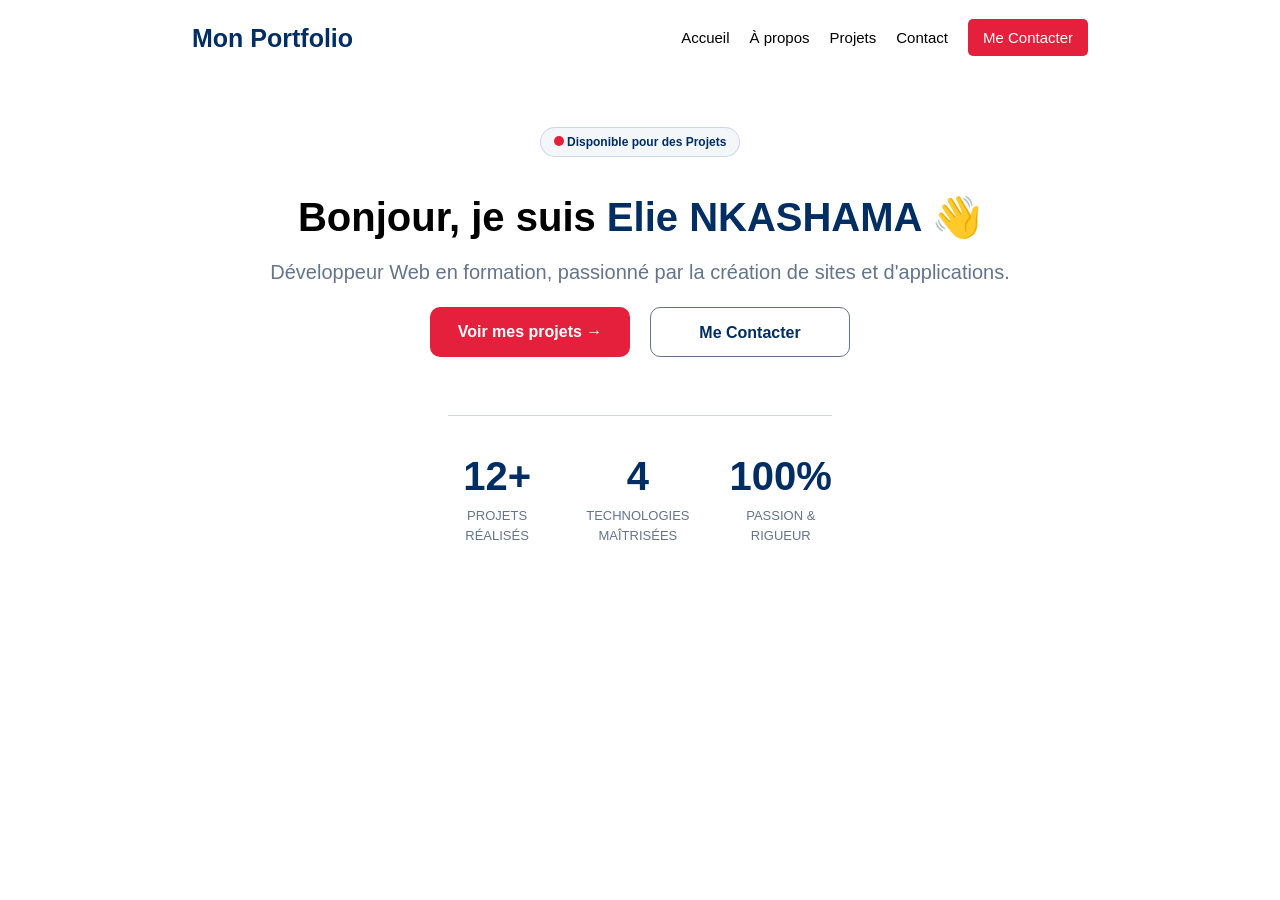
<file: index.html>
<!DOCTYPE html>
<html lang="fr">
<head>
    <meta charset="UTF-8">
    <meta name="viewport" content="width=device-width, initial-scale=1.0">
    <link rel="stylesheet" href="CSS/style.css">
    <title>Portfolio Elie</title>
</head>
<body>
    <header>
        <nav>
            <p>Mon Portfolio</p>
            <ul>
                <li><a href="./index.html">Accueil</a></li>
                <li><a href="./a_propos.html">À propos</a></li>
                <li><a href="./projets.html">Projets</a></li>
                <li><a href="./contact.html">Contact</a></li>
                <li><a href ="https://www.linkedin.com/in/elie-katolu-1a224a295/" target="_blank" id="contact">Me Contacter</a></li>
            </ul>
        </nav>
    </header>
    <main>
        <section class="presentation">
            <div id="dispo">
                <span id="online"></span>
                <span> Disponible pour des Projets</span>
            </div>
            <h1>Bonjour, je suis <span id="nom">Elie NKASHAMA 👋</span></h1>
            <p id="description">Développeur Web en formation, passionné par la création de sites et d'applications.</p>
            <div id="buttons">
                <a href ="./projets.html" id="projets">Voir mes projets →</a>
                <a href ="https://www.linkedin.com/in/elie-katolu-1a224a295/" target="_blank" id="contact_2">Me Contacter</a>
            </div>
        </section>
    </main> 
    <footer>
        <section class="stat">
                <div>
                    <h2>12+</h2>
                    <p>PROJETS RÉALISÉS</p>
                </div>
                <div>
                    <h2>4</h2>
                    <p>TECHNOLOGIES MAÎTRISÉES</p>
                </div>
                <div>
                    <h2>100%</h2>
                    <p>PASSION & RIGUEUR</p>
                </div>
        </section>
    </footer>
</body>
</html>
</file>
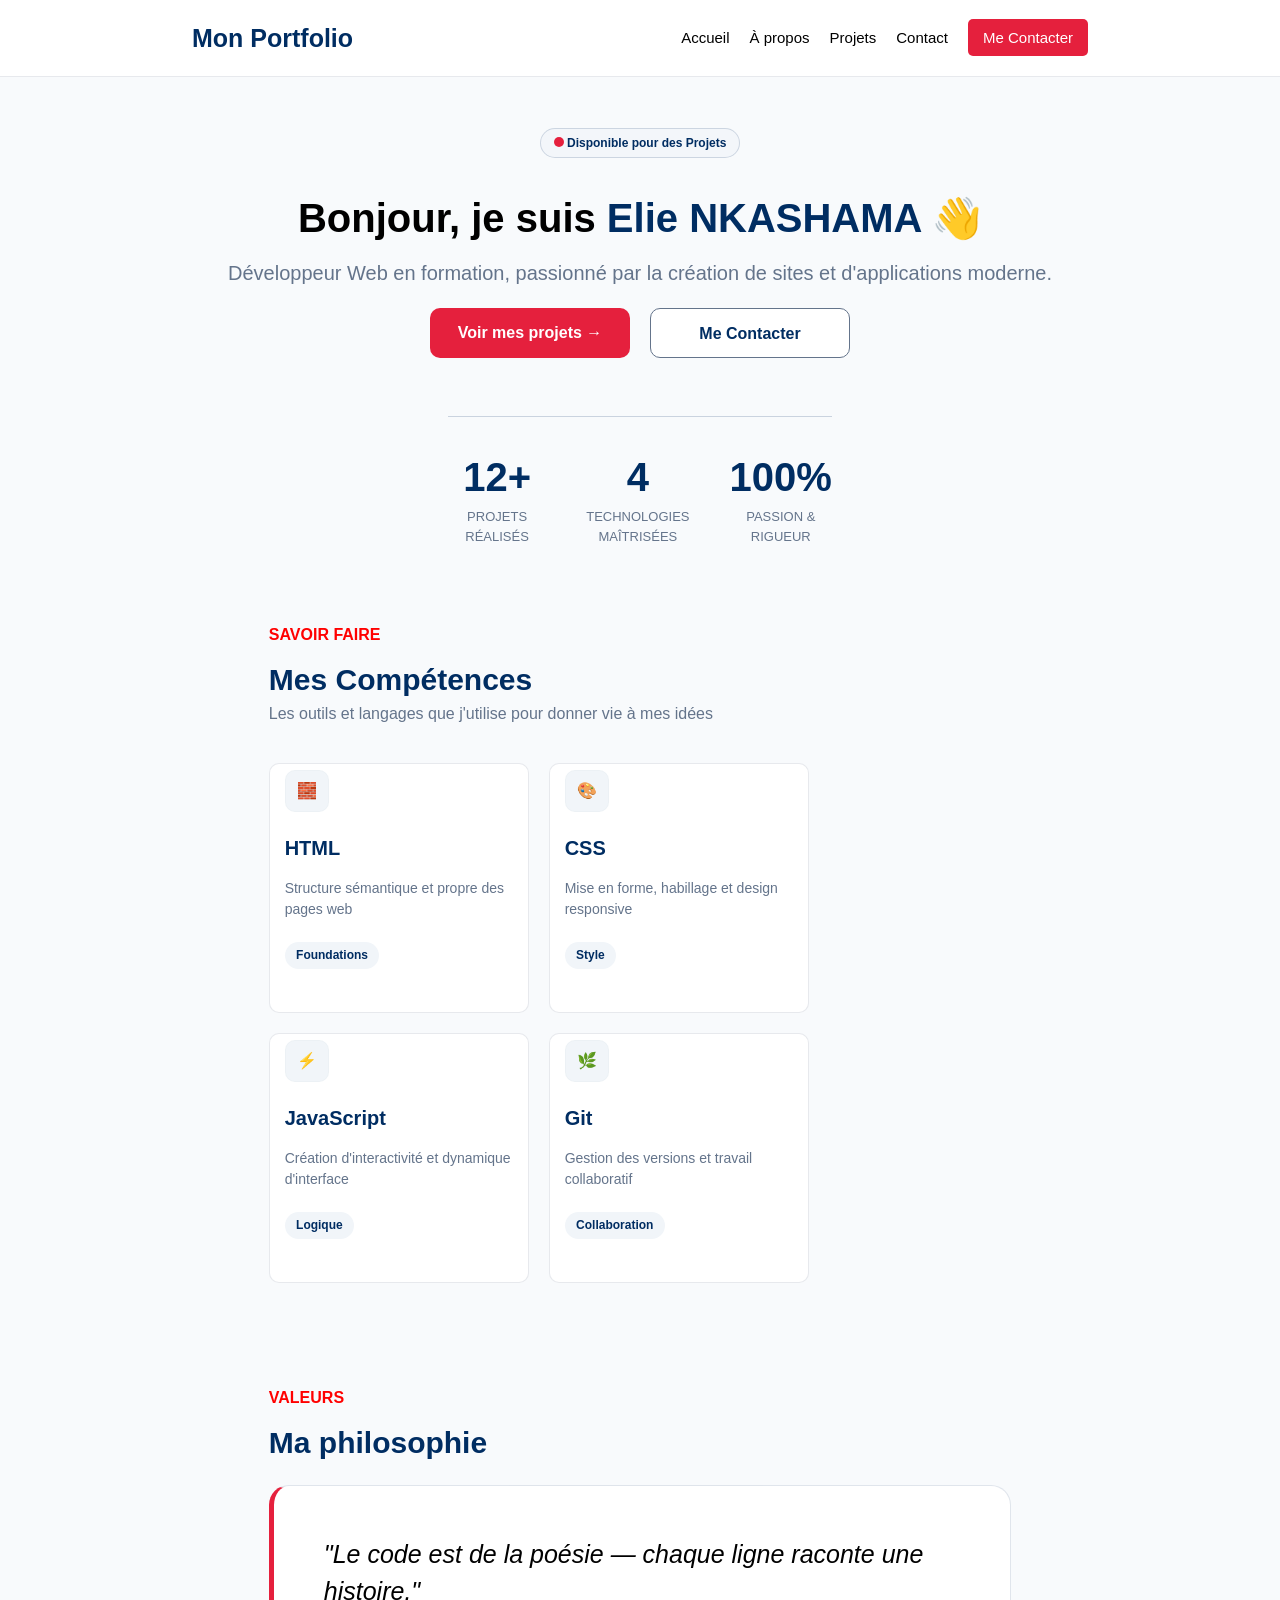
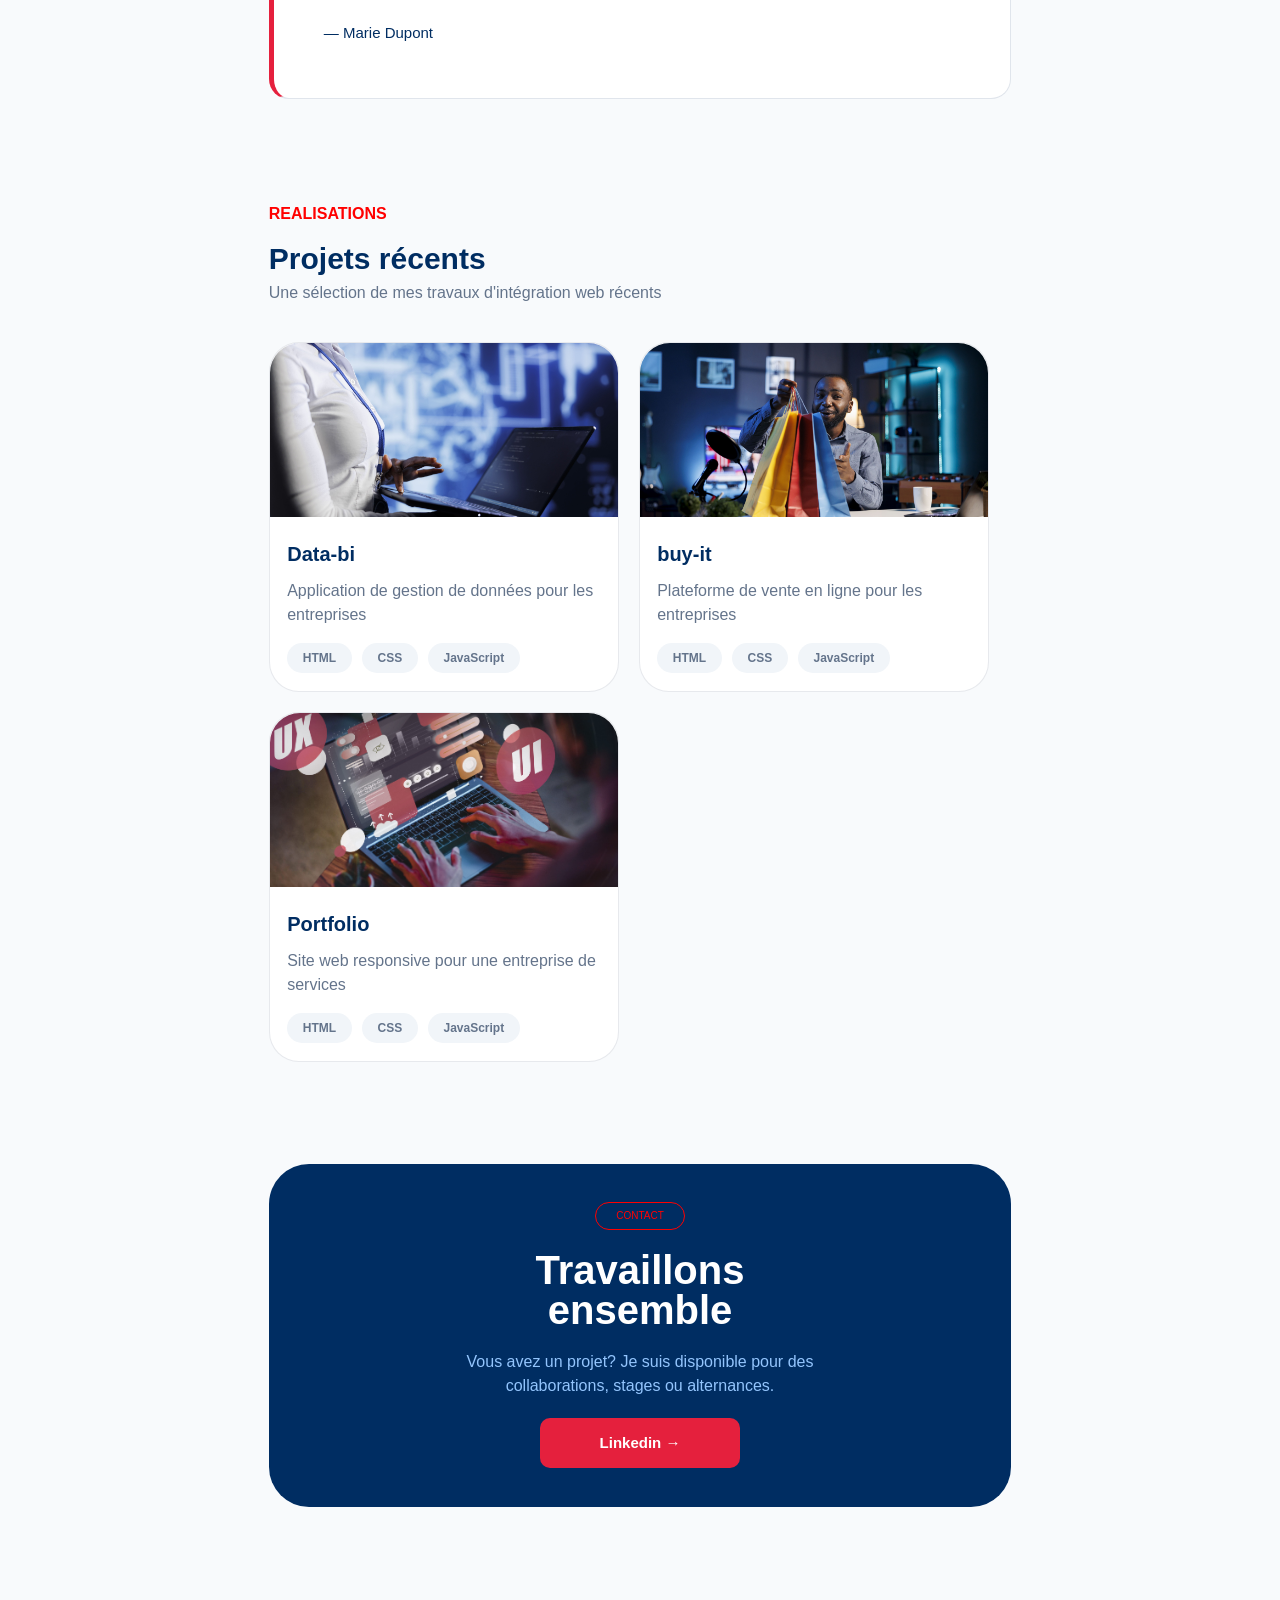
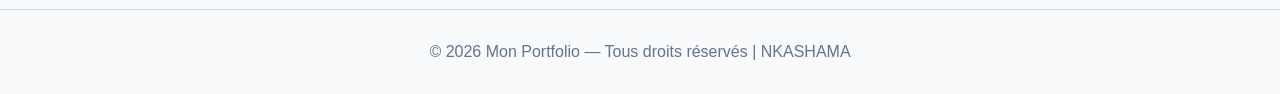
<file: a_propos.html>
<!DOCTYPE html>
<html lang="fr">
<head>
    <meta charset="UTF-8">
    <meta name="viewport" content="width=device-width, initial-scale=1.0">
    <link rel="stylesheet" href="CSS/style.css">
    <title>Portfolio Elie</title>
</head>
<body id="a_propos">
    <header>
        <nav>
            <p>Mon Portfolio</p>
            <ul>
                <li><a href="./index.html">Accueil</a></li>
                <li><a href="./a_propos.html">À propos</a></li>
                <li><a href="./projets.html">Projets</a></li>
                <li><a href="./contact.html">Contact</a></li>
                <li><a href ="https://www.linkedin.com/in/elie-katolu-1a224a295/" target="_blank" id="contact">Me Contacter</a></li>
            </ul>
        </nav>
    </header>
    <main>
        <section class="presentation">
            <div id="dispo">
                <span id="online"></span>
                <span> Disponible pour des Projets</span>
            </div>
            <h1>Bonjour, je suis <span id="nom">Elie NKASHAMA 👋</span></h1>
            <p id="description_2">Développeur Web en formation, passionné par la création de sites et d'applications moderne.</p>
            <div id="buttons">
                <a href ="./projets.html" id="projets">Voir mes projets →</a>
                <a href ="https://www.linkedin.com/in/elie-katolu-1a224a295/" target="_blank" id="contact_2">Me Contacter</a>
            </div>
        </section>
        <section class="stat_2">
                <div>
                    <h2>12+</h2>
                    <p>PROJETS RÉALISÉS</p>
                </div>
                <div>
                    <h2>4</h2>
                    <p>TECHNOLOGIES MAÎTRISÉES</p>
                </div>
                <div>
                    <h2>100%</h2>
                    <p>PASSION & RIGUEUR</p>
                </div>
        </section>
        <section class="competences">
            <span class="titre">SAVOIR FAIRE</span>
            <H2>Mes Compétences</H2>
            <p>Les outils et langages que j'utilise pour donner vie à mes idées</p>
            <section class="boites">
                <div>
                    <span>🧱</span>
                    <H2>HTML</H2>
                    <p>Structure sémantique et propre des pages web</p>
                    <P class="resume">Foundations</p>

                </div>
                <div>
                    <span>🎨</span>
                    <H2>CSS</H2>
                    <p>Mise en forme, habillage et design responsive</p>
                    <p class="resume">Style</p>
                </div>
                <div>
                    <span>⚡</span>
                    <H2>JavaScript</H2>
                    <p>Création d'interactivité et dynamique d'interface</p>
                    <p class="resume">Logique</p>
                </div>
                <div>
                    <span>🌿</span>
                    <H2>Git</H2>
                    <p>Gestion des versions et travail collaboratif</p>
                    <p class="resume">Collaboration</p>
                </div>
            </section>
        </section>
        <section class="philo">
            <span class="titre">VALEURS</span>
            <H2>Ma philosophie</H2>
            <blockquote>
                <p>"Le code est de la poésie — chaque ligne raconte une histoire."</p>
                <cite>— Marie Dupont</cite>
            </blockquote>
        </section>
        <section class="PR">
            <span class="titre">REALISATIONS</span>
            <H2 class="h2">Projets récents</H2>
            <p>Une sélection de mes travaux d'intégration web récents</p>
            <div class="projets">
                <div class="elements">
                        <div class="sup">
                            <img src="images/1.jpg" alt="Data system">
                        </div>
                            <div class="inf">
                                <h2>Data-bi</h2>
                                <p class="app">Application de gestion de données pour les entreprises</p>
                                <div class="tech">
                                <p>HTML</p>
                                <p>CSS</p>
                                <p>JavaScript</p>
                            </div>
                        </div>
                </div>
                <div class="elements">
                    <div class="sup">
                        <img src="images/2.2.jpg" alt="Ecommerce">
                    </div>
                    <div class="inf">
                        <h2>buy-it</h2>
                        <p class="app">Plateforme de vente en ligne pour les entreprises</p>
                        <div class="tech">
                            <p>HTML</p>
                            <p>CSS</p>
                            <p>JavaScript</p>
                        </div>
                    </div>
                </div>
                <div class="elements">
                    <div class="sup">
                        <img src="images/3.jpg" alt="Web dev">
                    </div>
                    <div class="inf">
                        <h2>Portfolio</h2>
                        <p class="app">Site web responsive pour une entreprise de services</p>
                        <div class="tech">
                            <p>HTML</p>
                            <p>CSS</p>
                            <p>JavaScript</p>
                        </div>
                    </div>
                </div>
            </div>
            
        </section>
        <section class="footer">
            <span>CONTACT</span>
            <H2>Travaillons ensemble</H2>
            <p>Vous avez un projet? Je suis disponible pour des collaborations, stages ou alternances.</p>
            <a href ="./projets.html" id="linkd">Linkedin →</a>
        </section>
    </main> 
    <footer class="res">
       <p>© 2026 Mon Portfolio — Tous droits réservés | NKASHAMA</p>
    </footer>
</body>
</html>
</file>
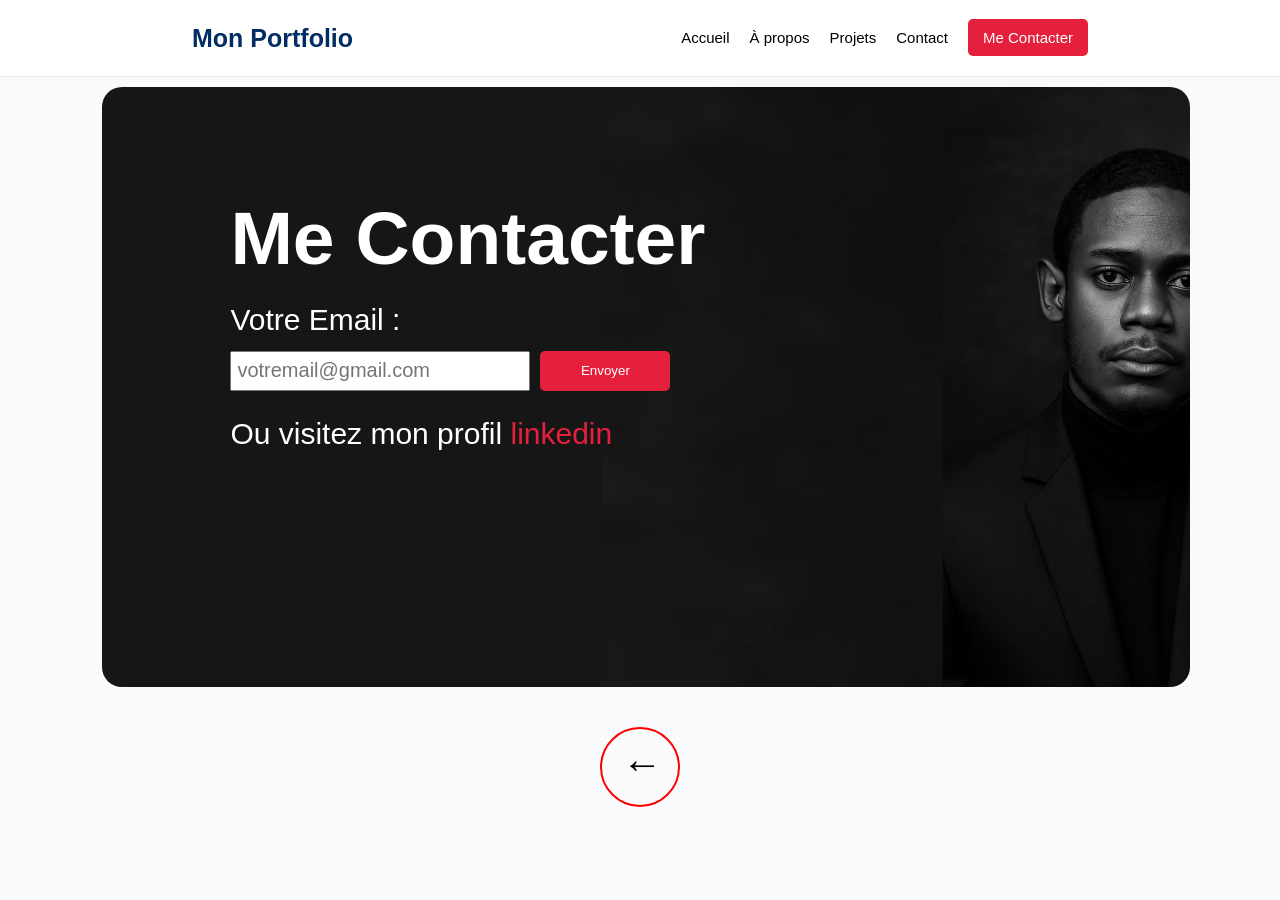
<file: contact.html>
<!DOCTYPE html>
<html lang="fr">
<head>
    <meta charset="UTF-8">
    <meta name="viewport" content="width=device-width, initial-scale=1.0">
    <link rel="stylesheet" href="CSS/style2.css">
    <title>Portfolio Elie</title>
</head>
<body>
    <header>
        <nav>
            <p>Mon Portfolio</p>
            <ul>
                <li><a href="./index.html">Accueil</a></li>
                <li><a href="./a_propos.html">À propos</a></li>
                <li><a href="./projets.html">Projets</a></li>
                <li><a href="./contact.html">Contact</a></li>
                <li><a href ="https://www.linkedin.com/in/elie-katolu-1a224a295/" target="_blank" id="contact">Me Contacter</a></li>
            </ul>
        </nav>
    </header>
    <main>
        <div id="img">
            <h2>Me Contacter</h2>  
            <div class="form">
                <form>
                <label for="email" id="label">Votre Email :</label>
                <div id="placeholder">
                    <input type="email" placeholder="votremail@gmail.com" id="place">
                    <button type="submit" id="email">Envoyer</button>
                </div>
            </form>
            </div>
            <p>Ou visitez mon profil <a href="https://www.linkedin.com/in/elie-katolu-1a224a295/" target="_blank" id="link"> linkedin</a></p>
        </div>
        <div id="back">
            <a href="./index.html" id="link_2">←</a>
        </div>
    </main>
</body>
</html>
</file>
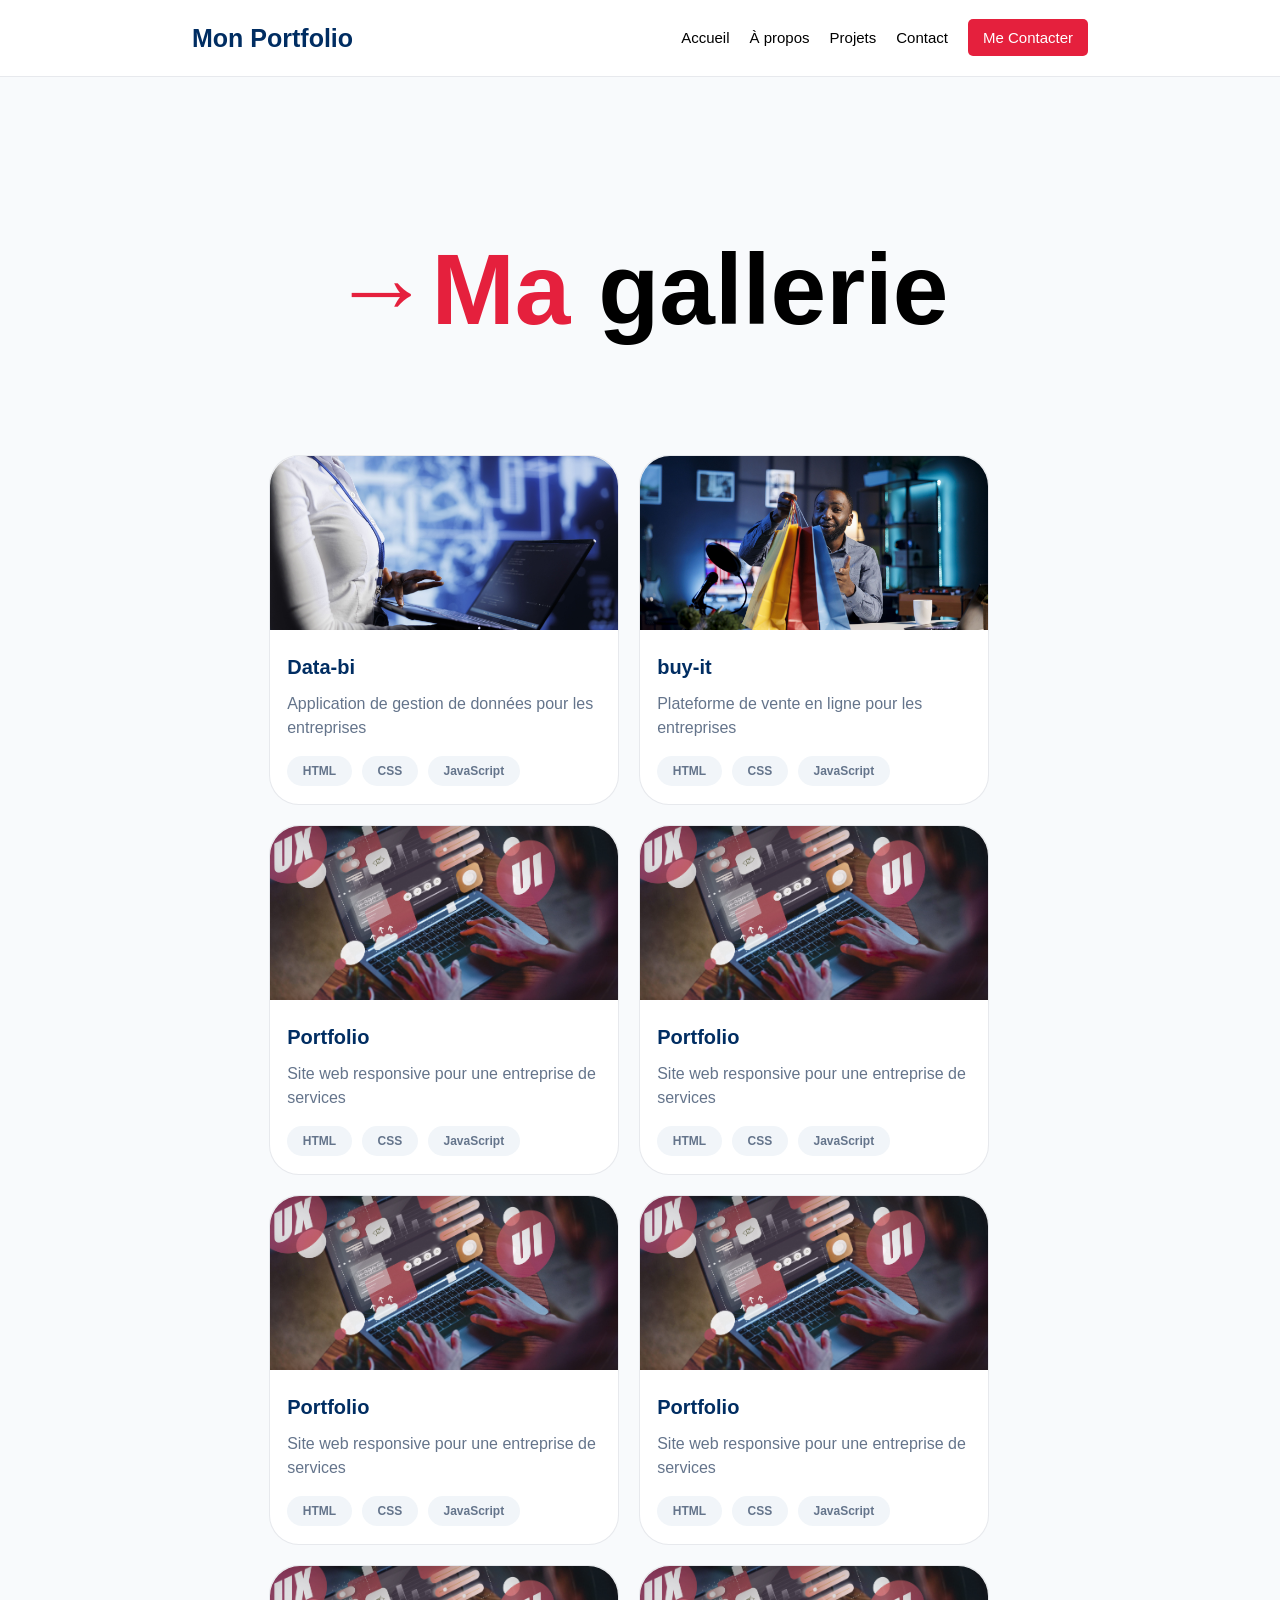
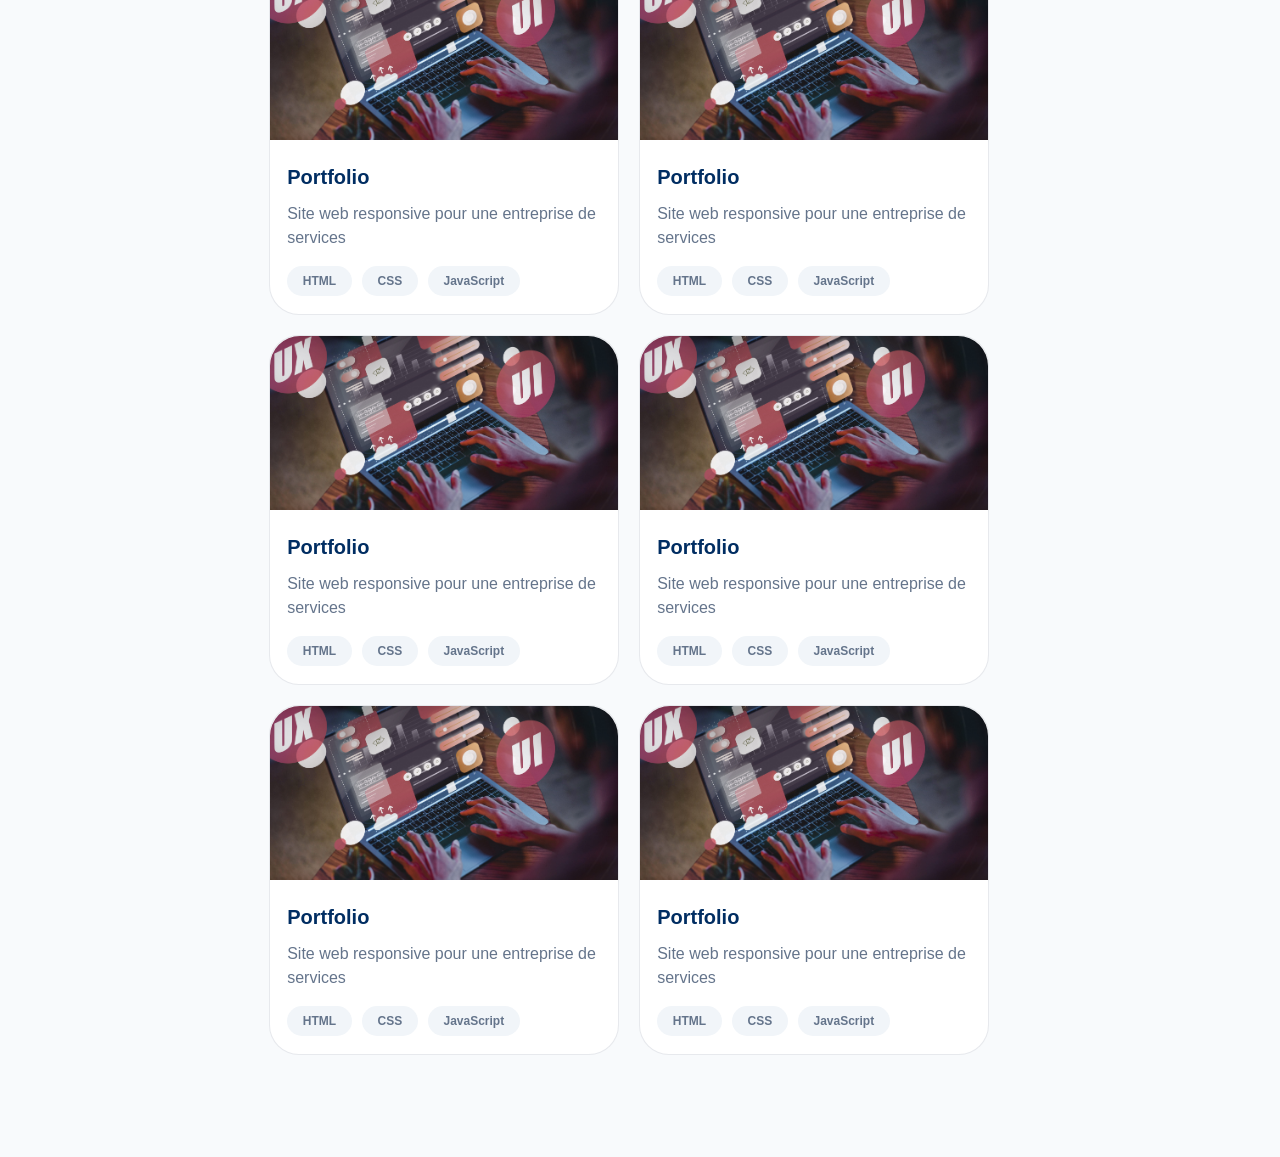
<file: projets.html>
<!DOCTYPE html>
<html lang="fr">
<head>
    <meta charset="UTF-8">
    <meta name="viewport" content="width=device-width, initial-scale=1.0">
    <link rel="stylesheet" href="CSS/style2.css">
    <title>Portfolio Elie</title>
</head>
<body>
    <header>
        <nav>
            <p>Mon Portfolio</p>
            <ul>
                <li><a href="./index.html">Accueil</a></li>
                <li><a href="./a_propos.html">À propos</a></li>
                <li><a href="./projets.html">Projets</a></li>
                <li><a href="./contact.html">Contact</a></li>
                <li><a href ="https://www.linkedin.com/in/elie-katolu-1a224a295/" target="_blank" id="contact">Me Contacter</a></li>
            </ul>
        </nav>
    </header>
    <main>
        <section class="info">
            <H1 id="next"><span id="one">→Ma </span>gallerie</H1>
        </section>
        <section class="PR">
            <div class="projets">
                <div class="elements">
                        <div class="sup">
                            <img src="images/1.jpg" alt="Data system">
                        </div>
                            <div class="inf">
                                <h2>Data-bi</h2>
                                <p class="app">Application de gestion de données pour les entreprises</p>
                                <div class="tech">
                                <p>HTML</p>
                                <p>CSS</p>
                                <p>JavaScript</p>
                            </div>
                        </div>
                </div>
                <div class="elements">
                    <div class="sup">
                        <img src="images/2.2.jpg" alt="Ecommerce">
                    </div>
                    <div class="inf">
                        <h2>buy-it</h2>
                        <p class="app">Plateforme de vente en ligne pour les entreprises</p>
                        <div class="tech">
                            <p>HTML</p>
                            <p>CSS</p>
                            <p>JavaScript</p>
                        </div>
                    </div>
                </div>
                <div class="elements">
                    <div class="sup">
                        <img src="images/3.jpg" alt="Web dev">
                    </div>
                    <div class="inf">
                        <h2>Portfolio</h2>
                        <p class="app">Site web responsive pour une entreprise de services</p>
                        <div class="tech">
                            <p>HTML</p>
                            <p>CSS</p>
                            <p>JavaScript</p>
                        </div>
                    </div>
                </div>
                <div class="elements">
                    <div class="sup">
                        <img src="images/3.jpg" alt="Web dev">
                    </div>
                    <div class="inf">
                        <h2>Portfolio</h2>
                        <p class="app">Site web responsive pour une entreprise de services</p>
                        <div class="tech">
                            <p>HTML</p>
                            <p>CSS</p>
                            <p>JavaScript</p>
                        </div>
                    </div>
                </div>
                <div class="elements">
                    <div class="sup">
                        <img src="images/3.jpg" alt="Web dev">
                    </div>
                    <div class="inf">
                        <h2>Portfolio</h2>
                        <p class="app">Site web responsive pour une entreprise de services</p>
                        <div class="tech">
                            <p>HTML</p>
                            <p>CSS</p>
                            <p>JavaScript</p>
                        </div>
                    </div>
                </div>
                <div class="elements">
                    <div class="sup">
                        <img src="images/3.jpg" alt="Web dev">
                    </div>
                    <div class="inf">
                        <h2>Portfolio</h2>
                        <p class="app">Site web responsive pour une entreprise de services</p>
                        <div class="tech">
                            <p>HTML</p>
                            <p>CSS</p>
                            <p>JavaScript</p>
                        </div>
                    </div>
                </div>
                <div class="elements">
                    <div class="sup">
                        <img src="images/3.jpg" alt="Web dev">
                    </div>
                    <div class="inf">
                        <h2>Portfolio</h2>
                        <p class="app">Site web responsive pour une entreprise de services</p>
                        <div class="tech">
                            <p>HTML</p>
                            <p>CSS</p>
                            <p>JavaScript</p>
                        </div>
                    </div>
                </div>
                <div class="elements">
                    <div class="sup">
                        <img src="images/3.jpg" alt="Web dev">
                    </div>
                    <div class="inf">
                        <h2>Portfolio</h2>
                        <p class="app">Site web responsive pour une entreprise de services</p>
                        <div class="tech">
                            <p>HTML</p>
                            <p>CSS</p>
                            <p>JavaScript</p>
                        </div>
                    </div>
                </div>
                <div class="elements">
                    <div class="sup">
                        <img src="images/3.jpg" alt="Web dev">
                    </div>
                    <div class="inf">
                        <h2>Portfolio</h2>
                        <p class="app">Site web responsive pour une entreprise de services</p>
                        <div class="tech">
                            <p>HTML</p>
                            <p>CSS</p>
                            <p>JavaScript</p>
                        </div>
                    </div>
                </div>
                <div class="elements">
                    <div class="sup">
                        <img src="images/3.jpg" alt="Web dev">
                    </div>
                    <div class="inf">
                        <h2>Portfolio</h2>
                        <p class="app">Site web responsive pour une entreprise de services</p>
                        <div class="tech">
                            <p>HTML</p>
                            <p>CSS</p>
                            <p>JavaScript</p>
                        </div>
                    </div>
                </div>
                <div class="elements">
                    <div class="sup">
                        <img src="images/3.jpg" alt="Web dev">
                    </div>
                    <div class="inf">
                        <h2>Portfolio</h2>
                        <p class="app">Site web responsive pour une entreprise de services</p>
                        <div class="tech">
                            <p>HTML</p>
                            <p>CSS</p>
                            <p>JavaScript</p>
                        </div>
                    </div>
                </div>
                <div class="elements">
                    <div class="sup">
                        <img src="images/3.jpg" alt="Web dev">
                    </div>
                    <div class="inf">
                        <h2>Portfolio</h2>
                        <p class="app">Site web responsive pour une entreprise de services</p>
                        <div class="tech">
                            <p>HTML</p>
                            <p>CSS</p>
                            <p>JavaScript</p>
                        </div>
                    </div>
                </div>
            </div>
            
        </section>
    </main>
    <footer></footer>
</body>
</html>
</file>
<file: CSS/style.css>
* {
    margin: 0;
    padding: 0;
    box-sizing: border-box;
   
}

body{
    background-color: white;
    line-height: 1.5;
    font-family: "Inter", sans-serif;
   
}
#a_propos{
    background-color: #F8FAFC;
    line-height: 1.5;
    font-family: "Inter", sans-serif;
   
}

ul{
    list-style: none;
    display: flex;
    gap: 20px;
    align-items: center;
    font-size: 15px;
   
}

#a_propos nav{
    display: flex;
    justify-content: space-between;
    align-items: center;
    flex-wrap: wrap;
    background-color: white;
    border-bottom: 1px solid #64748b28;
    padding: 1% 15%;
    line-height: 2;
   
}
nav{
    display: flex;
    justify-content: space-between;
    align-items: center;
    flex-wrap: wrap;
    background-color: white;
    padding: 1% 15%;
    line-height: 2;
   
}

#contact{
    width: 130px;
    height: 40px;
    background-color: #E5203D;
    border: none;
    border-radius: 5px;
    color: white;
    padding: 10px 15px;
   
}
a{
    text-decoration: none;
    color: black;
}

nav p{
    font-size: 25px;
    font-weight: 600;
    color: #002D62;
}


#dispo{
    display: inline-block;
    border-radius: 50px;
    background-color: #f1f5f9c4;
    border: 1px solid #072f6329;
    padding: 0.4% 1%;
    font-size: 12px;
    align-items: center;
    font-weight: bold;
    color: #002D62;
}
#online{
    display: inline-block;
    width: 10px;
    height: 10px;
    border-radius: 50%;
    background-color: #E5203D;
}
.presentation{
    display: flex;
    justify-content: center;
    flex-direction: column;
    align-items: center;
    margin-top: 4%;
   
   
}

#nom{
    color: #002D62;
}

h1{
    font-size: 40px;
    margin-top: 30px;
    padding: 0% 15%;
}

#hand{
    font-size: 55px;
}

#description{
    font-size: 20px;
    text-align: center;
    color: #64748B;
    margin-top: 10px;
    padding: 0% 15%;
}
#description_2{
    font-size: 20px;
    text-align: center;
    color: #64748B;
    margin-top: 10px;
    padding: 0% 15%;
}

#buttons{
    display: flex;
    gap: 20px;
    margin-top: 20px
}

#projets{
    width: 200px;
    height: 50px;
    background-color: #E5203D;
    border: none;
    border-radius: 10px;
    color: white;
    font-size: 16px;
    font-weight: bold;
    margin-bottom: 20%;
    text-align: center;
    padding-top: 3%;
}
#contact_2{
    width: 200px;
    height: 50px;
    background-color: white;
    border: none;
    border-radius: 10px;
    color: #002D62;
    border: #64748B solid 1px;
    font-weight: bold;
    font-size: 16px;
    text-align: center;
    padding-top: 3%;
}

.stat{
    display:flex;
    gap: 20px;
    margin: -2% 35%;
    flex-direction: row;
    justify-content: center;
    border-top: #002e6230 solid 1px;
}

.stat h2{
    font-size: 40px;
    color: #002D62;
    justify-content: center;
    display: flex;
    padding-top: 30px;
}

.stat p{
    font-size: 13px;
    color: #64748B;
    text-align: center;
}

.stat_2{
    display:flex;
    gap: 20px;
    margin: -2% 35%;
    flex-direction: row;
    justify-content: center;
    border-top: #002e6230 solid 1px;
}

.stat_2 h2{
    font-size: 40px;
    color: #002D62;
    justify-content: center;
    display: flex;
    padding-top: 30px;
}

.stat_2 p{
    font-size: 13px;
    color: #64748B;
    text-align: center;
}

.competences{
    margin: 8% 21%;
}
.competences p{
    color: #64748B;
    font-weight: 300;
}
.competences h2{
    color: #002D62;
    font-size: 30px;
    margin-top: 10px;
}
.titre{
    color: red;
    font-weight: bold;
}

.boites{
    display: flex;
    flex-wrap: wrap;
    gap: 20px;
    margin-top: 5%;
   
}
.boites div{
    width: 260px;
    height: 250px;
    background-color: white;
    border-radius: 10px;
    border: 1px solid #64748b28;
    padding: 2% 2%;
}

.boites span{
    width: 100%;
    height: 100%;
    background-color: #F1F5F9;
    border-radius: 10px;
    border: 1px solid #64748b08;
    padding: 5%;
}


.boites h2{
    color: #002D62;
    font-size: 20px;
    padding-top: 20px;
    padding-bottom: 15px;
}

.boites p{
    color: #64748B;
    font-size: 14px;
    font-weight: 300;
    margin-bottom: 10px;
}

.boites .resume{
    background-color: #F1F5F9;
    padding: 2% 5%;
    margin-top: 5%;
    border-radius: 30px;
    display: inline-block;
    font-size: 12px;
    font-weight: 600;
    color: #002D62;
}

.philo{
    margin: 8% 21%;
}

.philo h2{
    color: #002D62;
    font-size: 30px;
    margin-top: 10px;
}

blockquote{
    border: #002e621f solid 0.5px ;
    padding: 50px;
    margin-top: 20px;
    background-color: white;
    border-radius: 20px;
    border-left: 5px solid #E5203D;
    font-style: italic;
    font-size: 25px;
}

blockquote cite{
    color: #002D62;
    font-size: 15px;
    font-weight: 300;
    font-style: normal;
}

.PR{
    margin: 8% 21%;
}

.elements{
    width: 350px;
    height: 350px;
    background-color: white;
    border-radius: 30px;
    border: 1px solid #64748b28;
   
}
.projets{
    display: flex;
    flex-wrap: wrap;
    gap: 20px;
    margin-top: 5%;
}

.sup{
    height: 50%;
    width: 100%;
    border-radius: 30px 30px 0px 0px;
}
.sup img{
    object-fit: cover;
    height: 100%;
    width: 100%;
    border-radius: 30px 30px 0px 0px;
}
.inf{
    padding: 5% 5%;
}
.tech{
    display: flex;
    gap: 10px;
    margin-top: 5%;
    font-size: 12px;
}

.tech p{
    background-color: #F1F5F9;
    padding: 2% 5%;
    border-radius: 30px;
    display: inline-block;
    font-size: 12px;
    font-weight: 600;
    color: #002D62;
}
.inf h2{
color: #002D62;
    font-size: 20px;
    padding-top: 5px;
    padding-bottom: 10px;
}

.inf p{
    color: #64748B;
}

.h2{
    color: #002D62;
    font-size: 30px;
    margin-top: 10px;
}

.PR p{
    color: #64748B;
}


.footer{

    margin: 8% 21%;
    background-color: #002D62;
    border-radius: 40px;
    padding: 3% 15%;
    display: flex;
    flex-direction: column;
    align-items: center;
    text-align: center;
    line-height: 2;
}

.footer p {
    line-height: 1.5;
    color: #93C5FD;
}

.footer #linkd{
    margin-top: 20px;
    width: 200px;
    height: 50px;
    font-weight: bold;
    font-size: 15px;
    background-color: #E5203D;
    border-radius: 10px;
    padding-top: 10px;
    color: white;
}

.footer h2 {
    color: white;
    font-size: 40px;
    font-weight: bold;
    line-height: 1;
    margin-bottom: 20px;
}

.footer span {
    color: red;
    border: 1px solid red;
    border-radius: 20px;
    padding: 3px 20px;
    font-size: 10px;
    margin-bottom: 20px;
}

.res{
   
    display: flex;
    align-items: center;
    text-align: center;
    justify-content: center;
    border-top: 1px solid #072f6329;
    padding: 30px 20px;
    color: #64748B;
}
</file>
<file: CSS/style2.css>
* {
    margin: 0;
    padding: 0;
    box-sizing: border-box;
   
}

body{
    background-color: #F8FAFC;
    line-height: 1.5;
    font-family: "Inter", sans-serif;
   
}

ul{
    list-style: none;
    display: flex;
    gap: 20px;
    align-items: center;
    font-size: 15px;  
}


nav{
    display: flex;
    justify-content: space-between;
    align-items: center;
    flex-wrap: wrap;
    background-color: white;
    border-bottom: 1px solid #64748b28;
    padding: 1% 15%;
    line-height: 2;
   
}

#contact{
    width: 130px;
    height: 40px;
    background-color: #E5203D;
    border: none;
    border-radius: 5px;
    color: white;
    padding: 10px 15px;
   
}
a{
    text-decoration: none;
    color: black;
}

nav p{
    font-size: 25px;
    font-weight: 600;
    color: #002D62;
}

.info{
    display: flex;
    flex-direction: column;
    align-items: center;
    font-size: 80px;
    flex-wrap:wrap ;
    margin-top: 150px;
}
#next{
    padding: 1% 22%;
    line-height: 100px;
    font-size: 100px;
}

#book{
    width: 300px;
    height: 60px;
    background-color: #E5203D;
    border: none;
    border-radius: 10px;
    color: white;  
}

#one{
    color: #E5203D;
}

#buttons{
   display: flex;
   gap: 20px;
   flex-wrap: wrap;
   margin-top: 80px;
}


.PR{
    margin: 8% 21%;
}

.elements{
    width: 350px;
    height: 350px;
    background-color: white;
    border-radius: 30px;
    border: 1px solid #64748b28;
   
}
.projets{
    display: flex;
    flex-wrap: wrap;
    gap: 20px;
    margin-top: 5%;
}

.sup{
    height: 50%;
    width: 100%;
    border-radius: 30px 30px 0px 0px;
}
.sup img{
    object-fit: cover;
    height: 100%;
    width: 100%;
    border-radius: 30px 30px 0px 0px;
}
.inf{
    padding: 5% 5%;
}
.tech{
    display: flex;
    gap: 10px;
    margin-top: 5%;
    font-size: 12px;
}

.tech p{
    background-color: #F1F5F9;
    padding: 2% 5%;
    border-radius: 30px;
    display: inline-block;
    font-size: 12px;
    font-weight: 600;
    color: #002D62;
}
.inf h2{
color: #002D62;
    font-size: 20px;
    padding-top: 5px;
    padding-bottom: 10px;
}

.inf p{
    color: #64748B;
}

.h2{
    color: #002D62;
    font-size: 30px;
    margin-top: 10px;
}

.PR p{
    color: #64748B;
}

#img{
    width: 85%;
    height: 600px;
    background-color: #161616;
    margin-left: 8%;
    margin-top: 10px;
    border-radius: 20px;
    background-image: url("../images/11.jpg.jpeg");
    background-size: cover;
    background-position: 500px 20%;
    background-repeat: no-repeat;
    display: flex;
    flex-direction: column;
    font-size: 50px;
    flex-wrap: wrap;
    padding: 5% 10%;
    color: white;
}

#place{
    width: 300px;
    height: 40px;
    padding: 5px;
    font-size: 20px;
}
#email{
    width: 130px;
    height: 40px;
    background-color: #E5203D;
    border: none;
    border-radius: 5px;
    color: white;
    padding: 10px 15px;
}

#placeholder{
    display: flex;
    gap: 10px;
    flex-wrap: wrap;
}

#label{
    font-size: 30px;
}

#img p{
    margin-top: 20px;
    font-size: 30px;
}
#img h2{
    margin-top: 50px;
    line-height: 1;
}
#link{
    color: #E5203D;
}
#back{
   display: flex;
   justify-content: center;
   margin-top: 40px;
}

#link_2{
    font-size: 40px;
    padding-top: 5px;
    padding-left: 20px;
    width: 80px;
    height: 80px;
    border-radius: 50%;
    border: solid 2px red;
}
</file>
